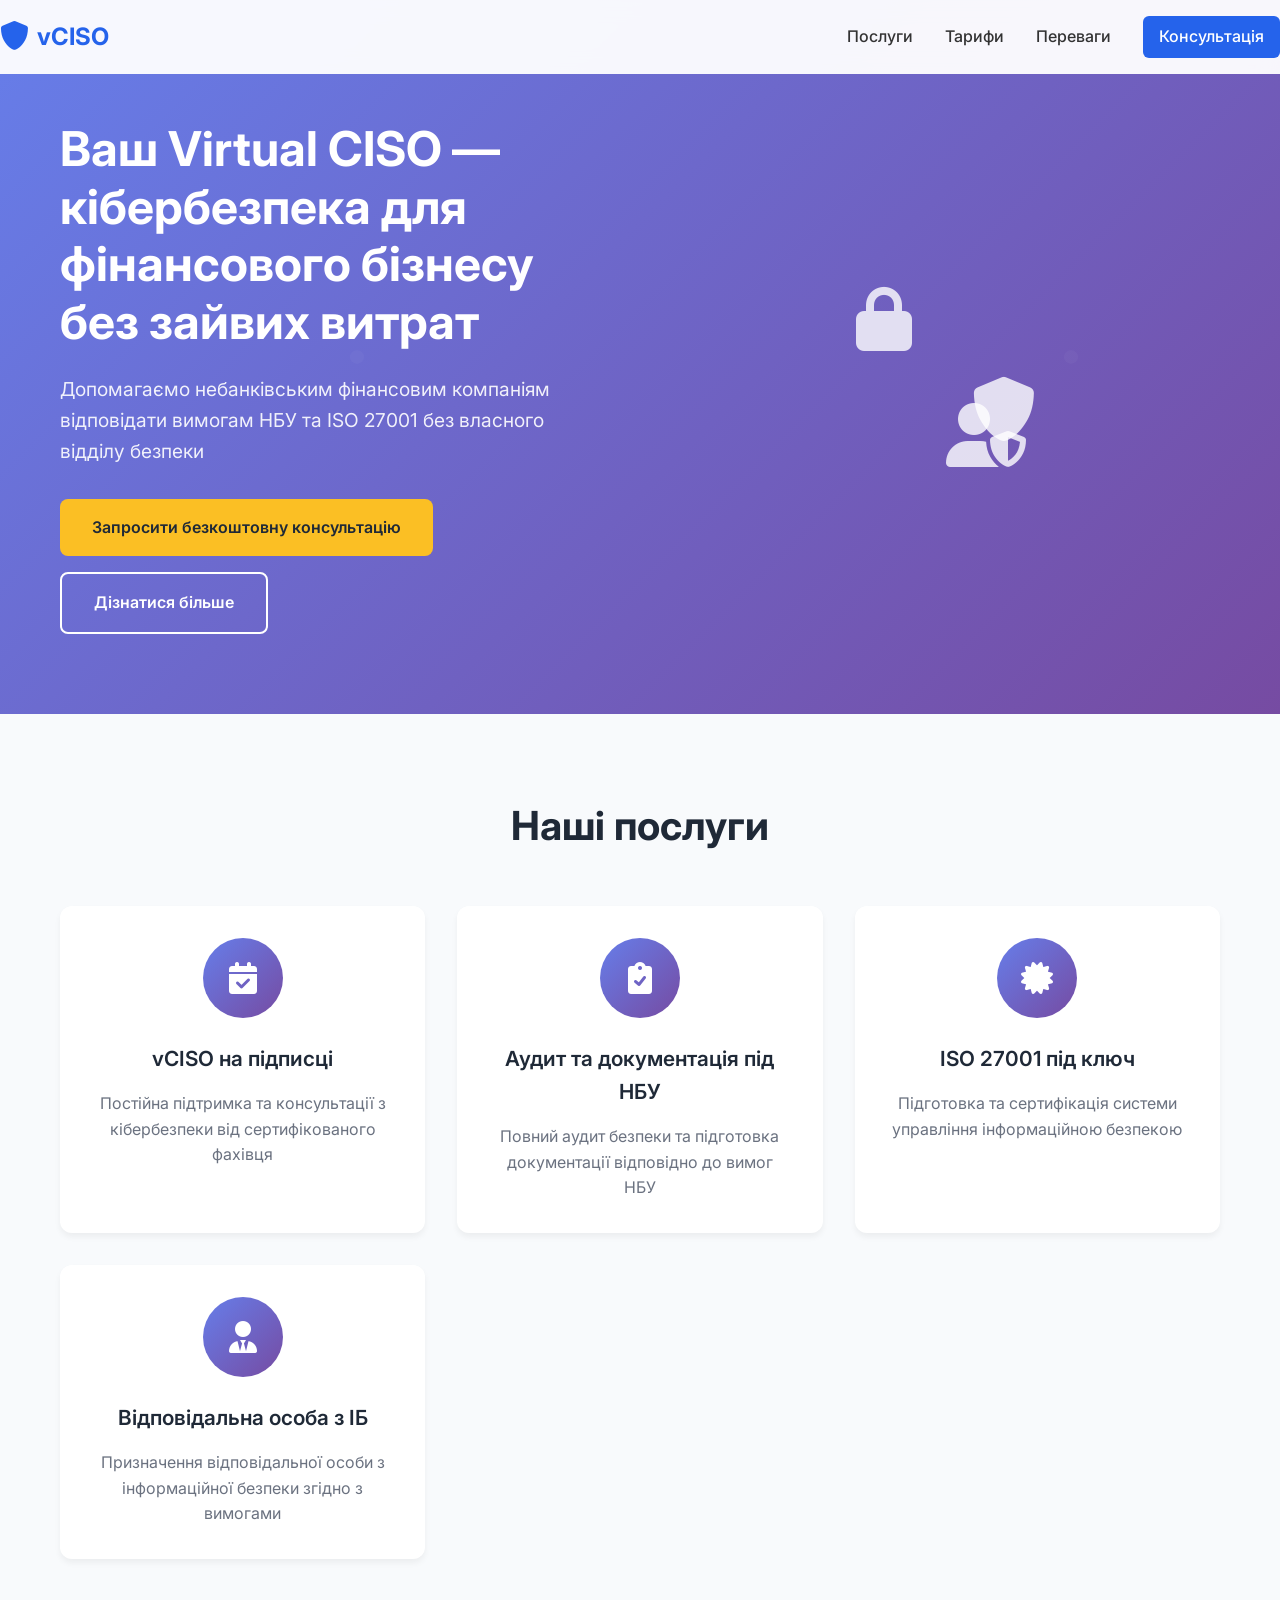
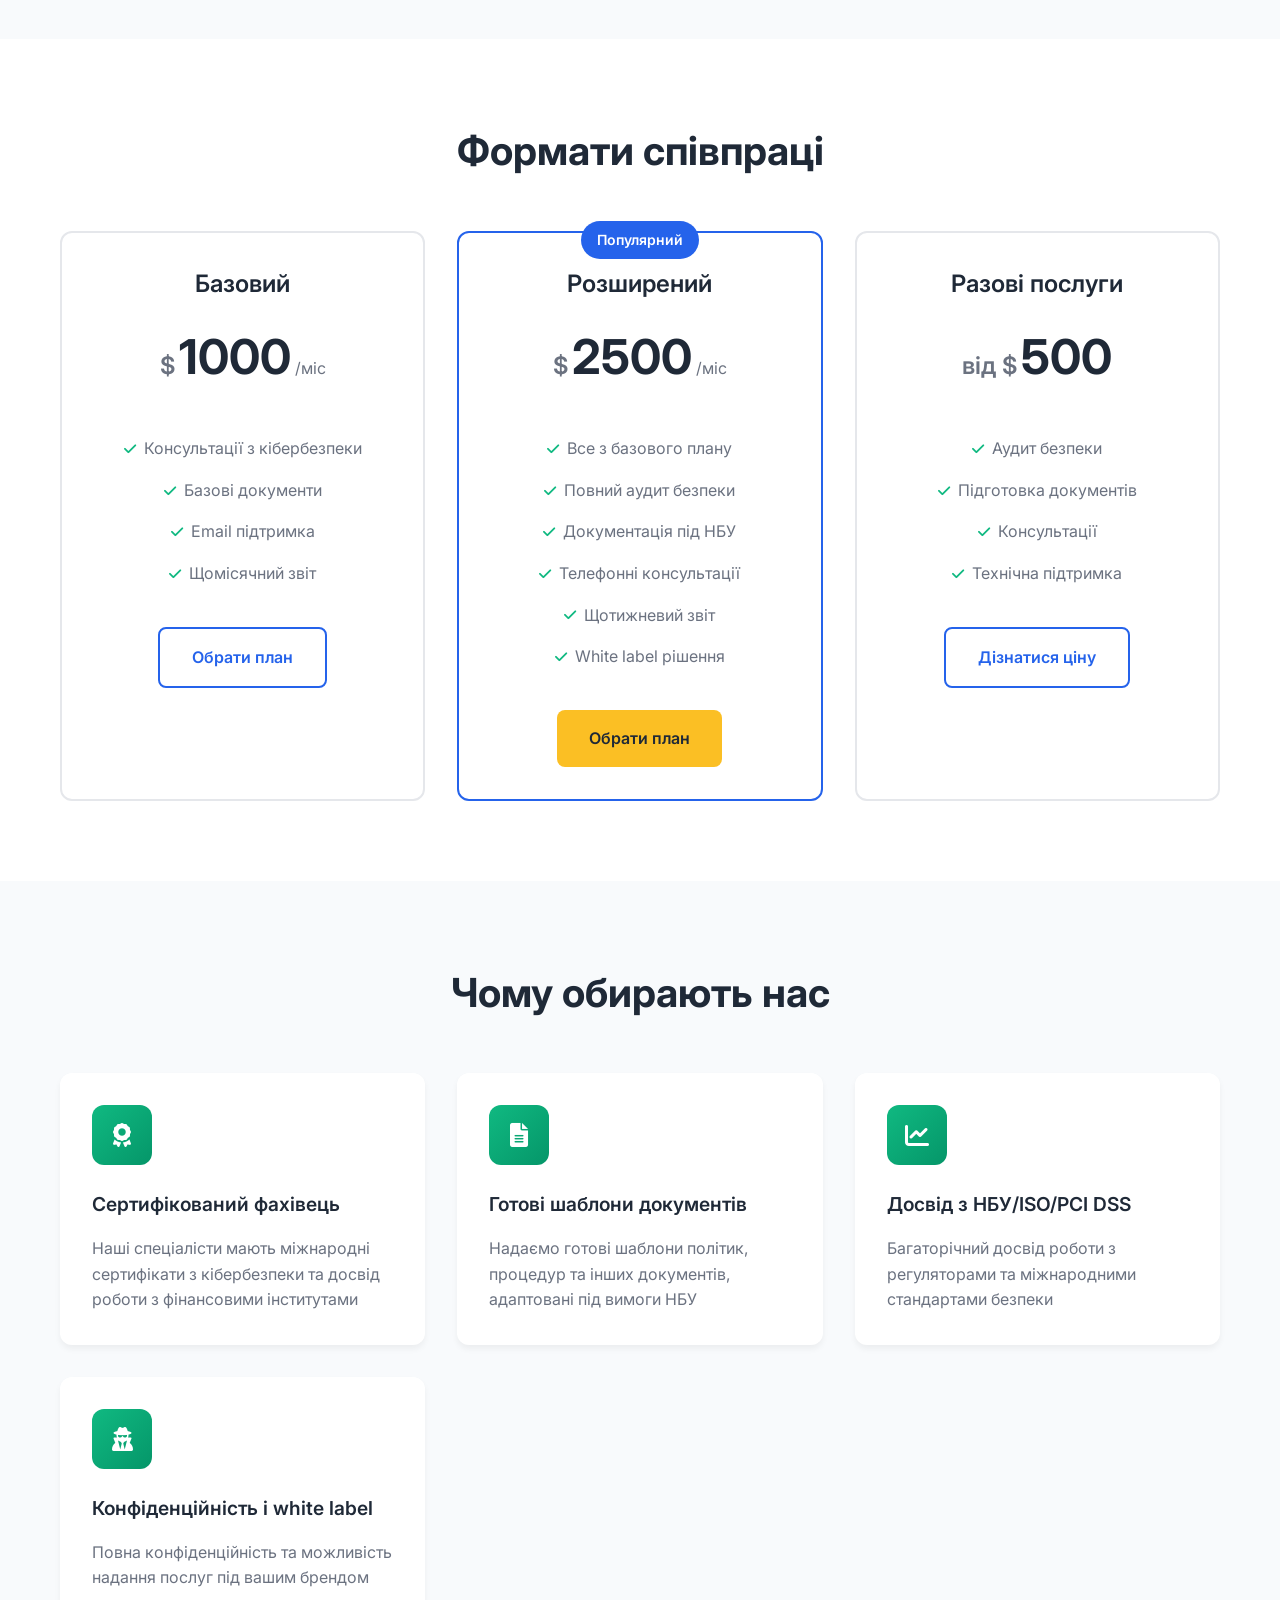
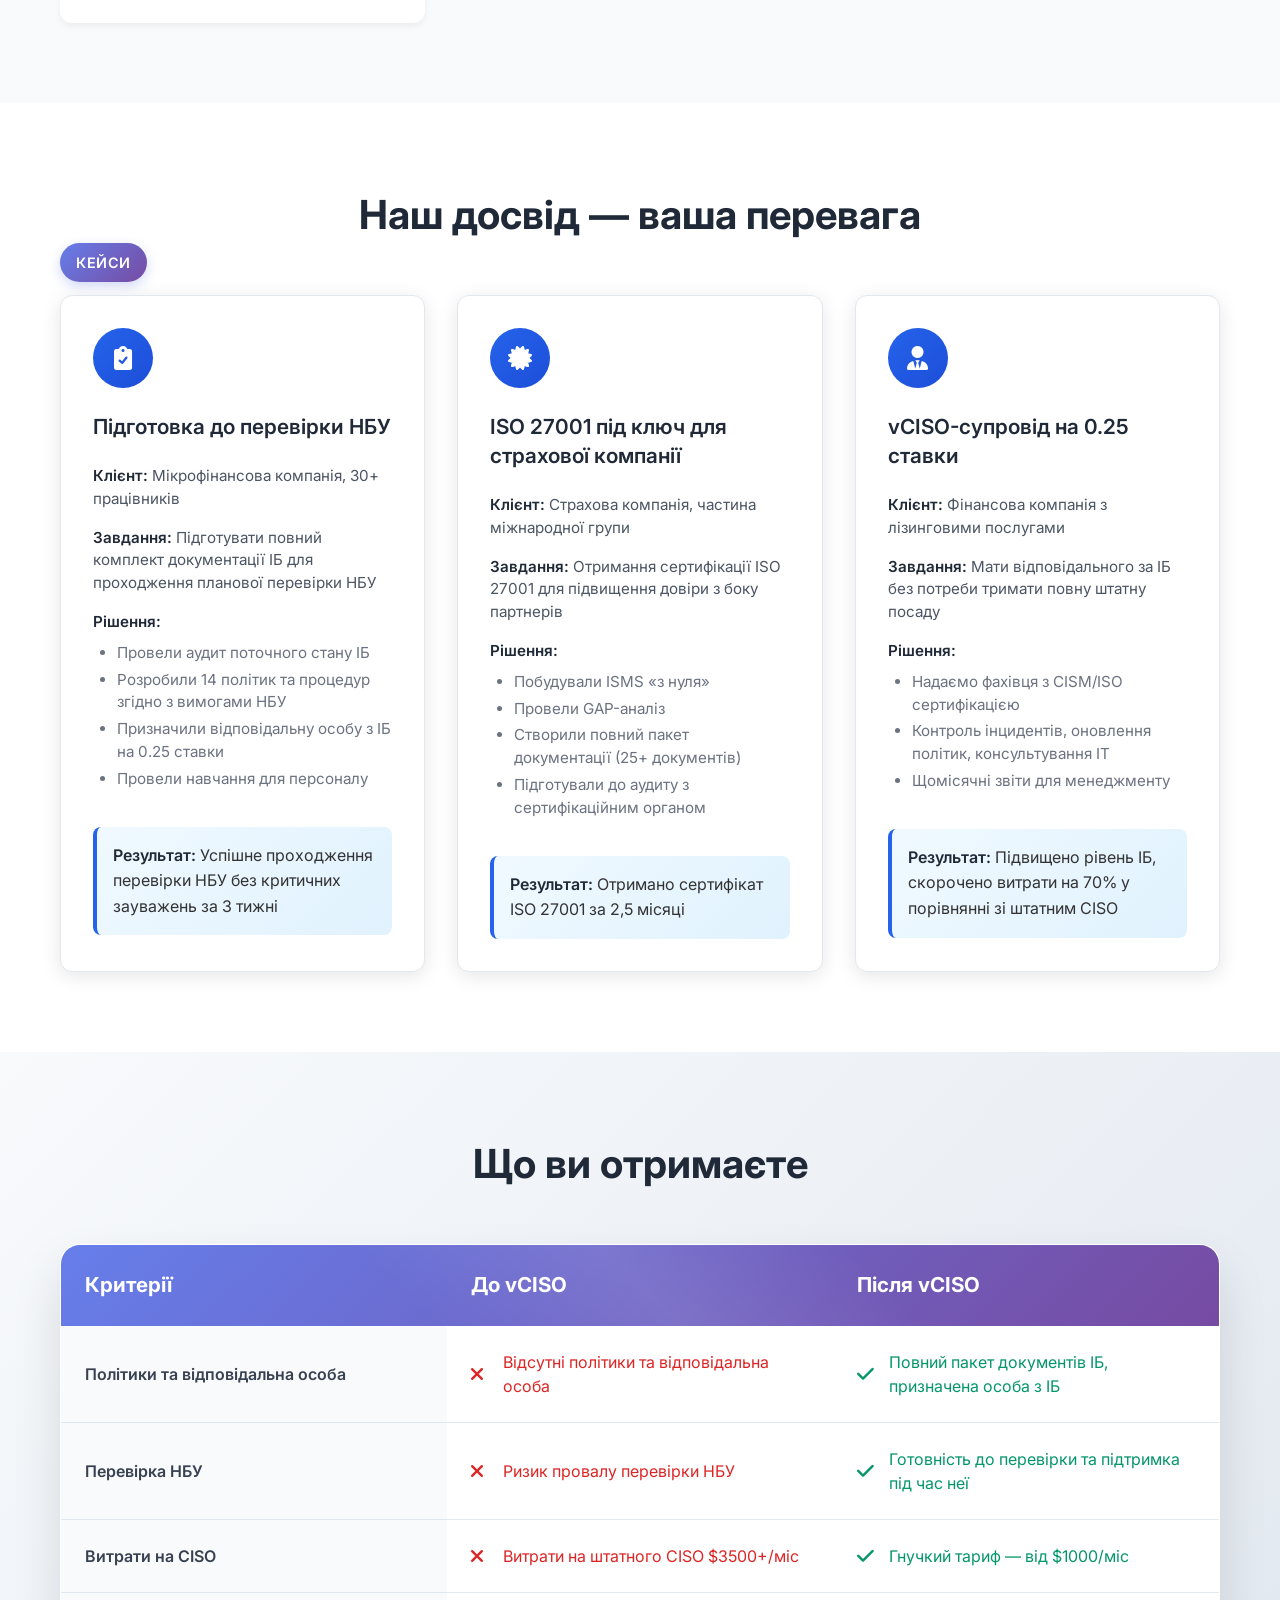
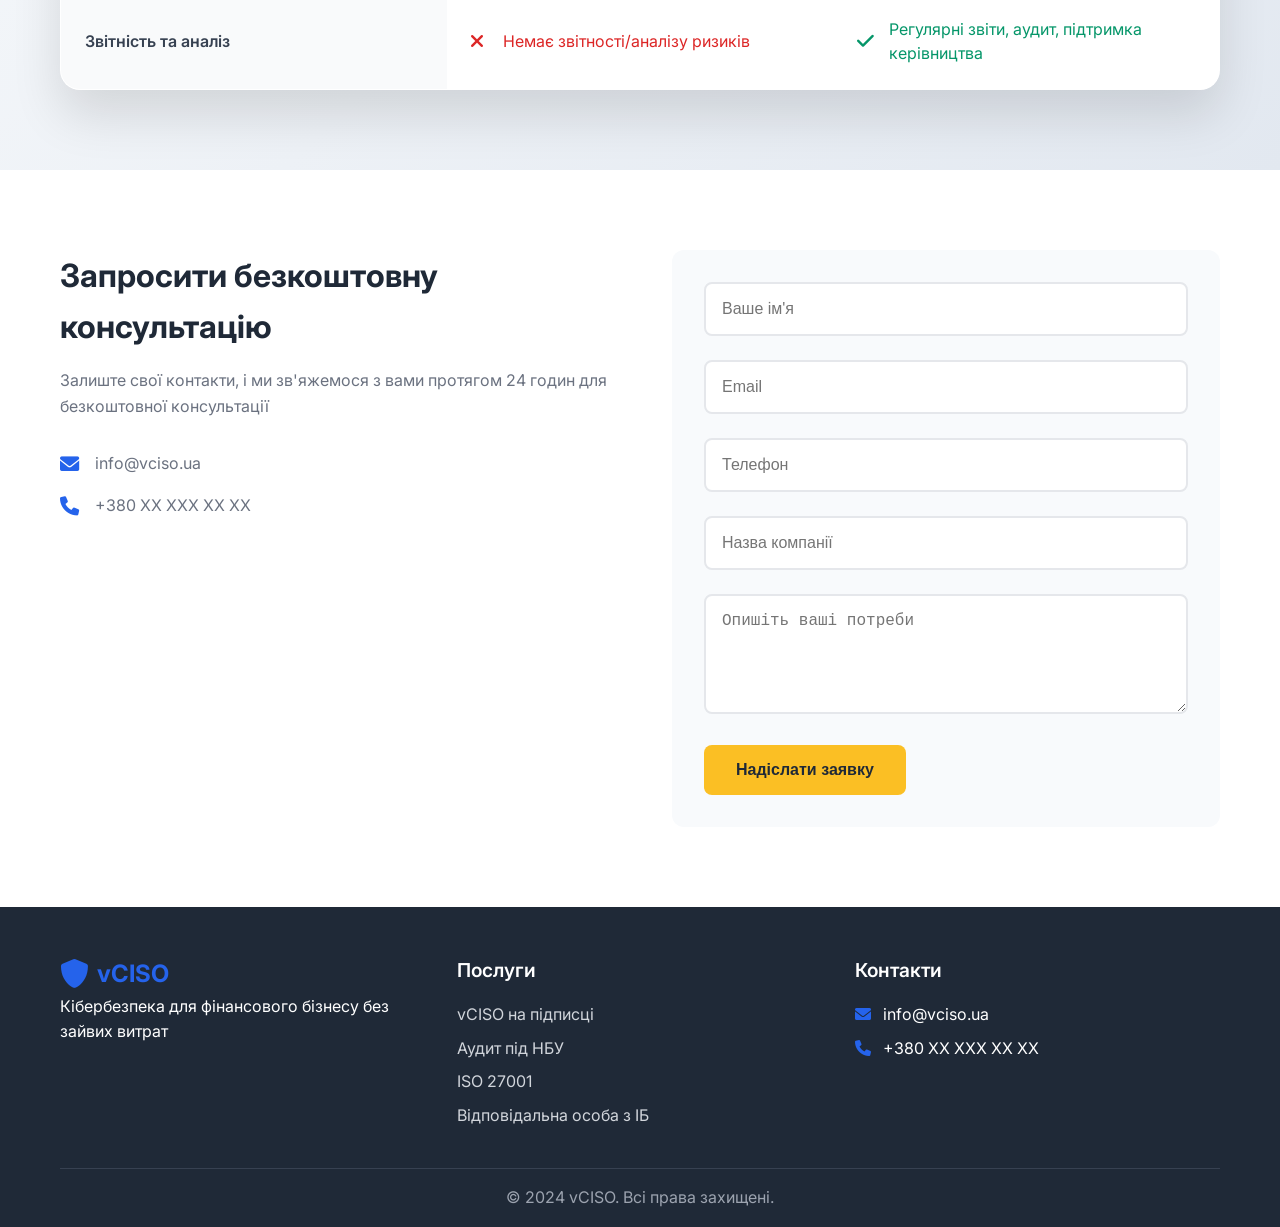
<file: index.html>
<!DOCTYPE html>
<html lang="uk">
<head>
    <meta charset="UTF-8">
    <meta name="viewport" content="width=device-width, initial-scale=1.0">
    <title>Virtual CISO - Кібербезпека для фінансового бізнесу</title>
    <link rel="stylesheet" href="styles.css">
    <link href="https://fonts.googleapis.com/css2?family=Inter:wght@300;400;500;600;700&display=swap" rel="stylesheet">
    <link rel="stylesheet" href="https://cdnjs.cloudflare.com/ajax/libs/font-awesome/6.0.0/css/all.min.css">
</head>
<body>
    <!-- Header -->
    <header class="header">
        <nav class="nav">
            <div class="nav-container">
                <div class="logo">
                    <i class="fas fa-shield-alt"></i>
                    <span>vCISO</span>
                </div>
                <div class="nav-links">
                    <a href="#services">Послуги</a>
                    <a href="#pricing">Тарифи</a>
                    <a href="#benefits">Переваги</a>
                    <a href="#contact" class="cta-button">Консультація</a>
                </div>
                <div class="mobile-menu-toggle">
                    <span></span>
                    <span></span>
                    <span></span>
                </div>
            </div>
        </nav>
    </header>

    <!-- Hero Section -->
    <section class="hero">
        <div class="container">
            <div class="hero-content">
                <h1 class="hero-title">
                    Ваш Virtual CISO — кібербезпека для фінансового бізнесу без зайвих витрат
                </h1>
                <p class="hero-subtitle">
                    Допомагаємо небанківським фінансовим компаніям відповідати вимогам НБУ та ISO 27001 без власного відділу безпеки
                </p>
                <div class="hero-cta">
                    <a href="#contact" class="btn btn-primary">Запросити безкоштовну консультацію</a>
                    <a href="#services" class="btn btn-secondary">Дізнатися більше</a>
                </div>
            </div>
            <div class="hero-image">
                <div class="security-illustration">
                    <i class="fas fa-lock"></i>
                    <i class="fas fa-shield-alt"></i>
                    <i class="fas fa-user-shield"></i>
                </div>
            </div>
        </div>
    </section>

    <!-- Services Section -->
    <section id="services" class="services">
        <div class="container">
            <h2 class="section-title">Наші послуги</h2>
            <div class="services-grid">
                <div class="service-card">
                    <div class="service-icon">
                        <i class="fas fa-calendar-check"></i>
                    </div>
                    <h3>vCISO на підписці</h3>
                    <p>Постійна підтримка та консультації з кібербезпеки від сертифікованого фахівця</p>
                </div>
                <div class="service-card">
                    <div class="service-icon">
                        <i class="fas fa-clipboard-check"></i>
                    </div>
                    <h3>Аудит та документація під НБУ</h3>
                    <p>Повний аудит безпеки та підготовка документації відповідно до вимог НБУ</p>
                </div>
                <div class="service-card">
                    <div class="service-icon">
                        <i class="fas fa-certificate"></i>
                    </div>
                    <h3>ISO 27001 під ключ</h3>
                    <p>Підготовка та сертифікація системи управління інформаційною безпекою</p>
                </div>
                <div class="service-card">
                    <div class="service-icon">
                        <i class="fas fa-user-tie"></i>
                    </div>
                    <h3>Відповідальна особа з ІБ</h3>
                    <p>Призначення відповідальної особи з інформаційної безпеки згідно з вимогами</p>
                </div>
            </div>
        </div>
    </section>

    <!-- Pricing Section -->
    <section id="pricing" class="pricing">
        <div class="container">
            <h2 class="section-title">Формати співпраці</h2>
            <div class="pricing-grid">
                <div class="pricing-card">
                    <div class="pricing-header">
                        <h3>Базовий</h3>
                        <div class="price">
                            <span class="currency">$</span>
                            <span class="amount">1000</span>
                            <span class="period">/міс</span>
                        </div>
                    </div>
                    <ul class="pricing-features">
                        <li><i class="fas fa-check"></i> Консультації з кібербезпеки</li>
                        <li><i class="fas fa-check"></i> Базові документи</li>
                        <li><i class="fas fa-check"></i> Email підтримка</li>
                        <li><i class="fas fa-check"></i> Щомісячний звіт</li>
                    </ul>
                    <a href="#contact" class="btn btn-outline">Обрати план</a>
                </div>
                <div class="pricing-card featured">
                    <div class="pricing-badge">Популярний</div>
                    <div class="pricing-header">
                        <h3>Розширений</h3>
                        <div class="price">
                            <span class="currency">$</span>
                            <span class="amount">2500</span>
                            <span class="period">/міс</span>
                        </div>
                    </div>
                    <ul class="pricing-features">
                        <li><i class="fas fa-check"></i> Все з базового плану</li>
                        <li><i class="fas fa-check"></i> Повний аудит безпеки</li>
                        <li><i class="fas fa-check"></i> Документація під НБУ</li>
                        <li><i class="fas fa-check"></i> Телефонні консультації</li>
                        <li><i class="fas fa-check"></i> Щотижневий звіт</li>
                        <li><i class="fas fa-check"></i> White label рішення</li>
                    </ul>
                    <a href="#contact" class="btn btn-primary">Обрати план</a>
                </div>
                <div class="pricing-card">
                    <div class="pricing-header">
                        <h3>Разові послуги</h3>
                        <div class="price">
                            <span class="currency">від $</span>
                            <span class="amount">500</span>
                        </div>
                    </div>
                    <ul class="pricing-features">
                        <li><i class="fas fa-check"></i> Аудит безпеки</li>
                        <li><i class="fas fa-check"></i> Підготовка документів</li>
                        <li><i class="fas fa-check"></i> Консультації</li>
                        <li><i class="fas fa-check"></i> Технічна підтримка</li>
                    </ul>
                    <a href="#contact" class="btn btn-outline">Дізнатися ціну</a>
                </div>
            </div>
        </div>
    </section>

    <!-- Benefits Section -->
    <section id="benefits" class="benefits">
        <div class="container">
            <h2 class="section-title">Чому обирають нас</h2>
            <div class="benefits-grid">
                <div class="benefit-item">
                    <div class="benefit-icon">
                        <i class="fas fa-award"></i>
                    </div>
                    <h3>Сертифікований фахівець</h3>
                    <p>Наші спеціалісти мають міжнародні сертифікати з кібербезпеки та досвід роботи з фінансовими інститутами</p>
                </div>
                <div class="benefit-item">
                    <div class="benefit-icon">
                        <i class="fas fa-file-alt"></i>
                    </div>
                    <h3>Готові шаблони документів</h3>
                    <p>Надаємо готові шаблони політик, процедур та інших документів, адаптовані під вимоги НБУ</p>
                </div>
                <div class="benefit-item">
                    <div class="benefit-icon">
                        <i class="fas fa-chart-line"></i>
                    </div>
                    <h3>Досвід з НБУ/ISO/PCI DSS</h3>
                    <p>Багаторічний досвід роботи з регуляторами та міжнародними стандартами безпеки</p>
                </div>
                <div class="benefit-item">
                    <div class="benefit-icon">
                        <i class="fas fa-user-secret"></i>
                    </div>
                    <h3>Конфіденційність і white label</h3>
                    <p>Повна конфіденційність та можливість надання послуг під вашим брендом</p>
                </div>
            </div>
        </div>
    </section>

    <!-- Experience Section -->
    <section class="experience">
        <div class="container">
            <div class="section-header">
                <span class="section-badge">Кейси</span>
                <h2 class="section-title">Наш досвід — ваша перевага</h2>
            </div>
            <div class="cases-grid">
                <div class="case-card">
                    <div class="case-icon">
                        <i class="fas fa-clipboard-check"></i>
                    </div>
                    <h3>Підготовка до перевірки НБУ</h3>
                    <div class="case-details">
                        <div class="case-info">
                            <strong>Клієнт:</strong> Мікрофінансова компанія, 30+ працівників
                        </div>
                        <div class="case-info">
                            <strong>Завдання:</strong> Підготувати повний комплект документації ІБ для проходження планової перевірки НБУ
                        </div>
                        <div class="case-solution">
                            <strong>Рішення:</strong>
                            <ul>
                                <li>Провели аудит поточного стану ІБ</li>
                                <li>Розробили 14 політик та процедур згідно з вимогами НБУ</li>
                                <li>Призначили відповідальну особу з ІБ на 0.25 ставки</li>
                                <li>Провели навчання для персоналу</li>
                            </ul>
                        </div>
                        <div class="case-result">
                            <strong>Результат:</strong> Успішне проходження перевірки НБУ без критичних зауважень за 3 тижні
                        </div>
                    </div>
                </div>
                
                <div class="case-card">
                    <div class="case-icon">
                        <i class="fas fa-certificate"></i>
                    </div>
                    <h3>ISO 27001 під ключ для страхової компанії</h3>
                    <div class="case-details">
                        <div class="case-info">
                            <strong>Клієнт:</strong> Страхова компанія, частина міжнародної групи
                        </div>
                        <div class="case-info">
                            <strong>Завдання:</strong> Отримання сертифікації ISO 27001 для підвищення довіри з боку партнерів
                        </div>
                        <div class="case-solution">
                            <strong>Рішення:</strong>
                            <ul>
                                <li>Побудували ISMS «з нуля»</li>
                                <li>Провели GAP-аналіз</li>
                                <li>Створили повний пакет документації (25+ документів)</li>
                                <li>Підготували до аудиту з сертифікаційним органом</li>
                            </ul>
                        </div>
                        <div class="case-result">
                            <strong>Результат:</strong> Отримано сертифікат ISO 27001 за 2,5 місяці
                        </div>
                    </div>
                </div>
                
                <div class="case-card">
                    <div class="case-icon">
                        <i class="fas fa-user-tie"></i>
                    </div>
                    <h3>vCISO-супровід на 0.25 ставки</h3>
                    <div class="case-details">
                        <div class="case-info">
                            <strong>Клієнт:</strong> Фінансова компанія з лізинговими послугами
                        </div>
                        <div class="case-info">
                            <strong>Завдання:</strong> Мати відповідального за ІБ без потреби тримати повну штатну посаду
                        </div>
                        <div class="case-solution">
                            <strong>Рішення:</strong>
                            <ul>
                                <li>Надаємо фахівця з CISM/ISO сертифікацією</li>
                                <li>Контроль інцидентів, оновлення політик, консультування IT</li>
                                <li>Щомісячні звіти для менеджменту</li>
                            </ul>
                        </div>
                        <div class="case-result">
                            <strong>Результат:</strong> Підвищено рівень ІБ, скорочено витрати на 70% у порівнянні зі штатним CISO
                        </div>
                    </div>
                </div>
            </div>
        </div>
    </section>

    <!-- What You Get Section -->
    <section class="what-you-get">
        <div class="container">
            <h2 class="section-title">Що ви отримаєте</h2>
            <div class="comparison-table">
                <div class="comparison-header">
                    <div class="comparison-cell header-cell">
                        <h3>Критерії</h3>
                    </div>
                    <div class="comparison-cell header-cell before">
                        <h3>До vCISO</h3>
                    </div>
                    <div class="comparison-cell header-cell after">
                        <h3>Після vCISO</h3>
                    </div>
                </div>
                <div class="comparison-row">
                    <div class="comparison-cell criteria">
                        <span>Політики та відповідальна особа</span>
                    </div>
                    <div class="comparison-cell before">
                        <i class="fas fa-times"></i>
                        <span>Відсутні політики та відповідальна особа</span>
                    </div>
                    <div class="comparison-cell after">
                        <i class="fas fa-check"></i>
                        <span>Повний пакет документів ІБ, призначена особа з ІБ</span>
                    </div>
                </div>
                <div class="comparison-row">
                    <div class="comparison-cell criteria">
                        <span>Перевірка НБУ</span>
                    </div>
                    <div class="comparison-cell before">
                        <i class="fas fa-times"></i>
                        <span>Ризик провалу перевірки НБУ</span>
                    </div>
                    <div class="comparison-cell after">
                        <i class="fas fa-check"></i>
                        <span>Готовність до перевірки та підтримка під час неї</span>
                    </div>
                </div>
                <div class="comparison-row">
                    <div class="comparison-cell criteria">
                        <span>Витрати на CISO</span>
                    </div>
                    <div class="comparison-cell before">
                        <i class="fas fa-times"></i>
                        <span>Витрати на штатного CISO $3500+/міс</span>
                    </div>
                    <div class="comparison-cell after">
                        <i class="fas fa-check"></i>
                        <span>Гнучкий тариф — від $1000/міс</span>
                    </div>
                </div>
                <div class="comparison-row">
                    <div class="comparison-cell criteria">
                        <span>Звітність та аналіз</span>
                    </div>
                    <div class="comparison-cell before">
                        <i class="fas fa-times"></i>
                        <span>Немає звітності/аналізу ризиків</span>
                    </div>
                    <div class="comparison-cell after">
                        <i class="fas fa-check"></i>
                        <span>Регулярні звіти, аудит, підтримка керівництва</span>
                    </div>
                </div>
            </div>
        </div>
    </section>

    <!-- Contact Section -->
    <section id="contact" class="contact">
        <div class="container">
            <div class="contact-content">
                <div class="contact-info">
                    <h2>Запросити безкоштовну консультацію</h2>
                    <p>Залиште свої контакти, і ми зв'яжемося з вами протягом 24 годин для безкоштовної консультації</p>
                    <div class="contact-details">
                        <div class="contact-item">
                            <i class="fas fa-envelope"></i>
                            <span>info@vciso.ua</span>
                        </div>
                        <div class="contact-item">
                            <i class="fas fa-phone"></i>
                            <span>+380 XX XXX XX XX</span>
                        </div>
                    </div>
                </div>
                <div class="contact-form">
                    <form id="consultationForm">
                        <div class="form-group">
                            <input type="text" id="name" name="name" placeholder="Ваше ім'я" required>
                        </div>
                        <div class="form-group">
                            <input type="email" id="email" name="email" placeholder="Email" required>
                        </div>
                        <div class="form-group">
                            <input type="tel" id="phone" name="phone" placeholder="Телефон" required>
                        </div>
                        <div class="form-group">
                            <input type="text" id="company" name="company" placeholder="Назва компанії" required>
                        </div>
                        <div class="form-group">
                            <textarea id="message" name="message" placeholder="Опишіть ваші потреби" rows="4"></textarea>
                        </div>
                        <button type="submit" class="btn btn-primary">Надіслати заявку</button>
                    </form>
                </div>
            </div>
        </div>
    </section>

    <!-- Footer -->
    <footer class="footer">
        <div class="container">
            <div class="footer-content">
                <div class="footer-section">
                    <div class="logo">
                        <i class="fas fa-shield-alt"></i>
                        <span>vCISO</span>
                    </div>
                    <p>Кібербезпека для фінансового бізнесу без зайвих витрат</p>
                </div>
                <div class="footer-section">
                    <h4>Послуги</h4>
                    <ul>
                        <li><a href="#services">vCISO на підписці</a></li>
                        <li><a href="#services">Аудит під НБУ</a></li>
                        <li><a href="#services">ISO 27001</a></li>
                        <li><a href="#services">Відповідальна особа з ІБ</a></li>
                    </ul>
                </div>
                <div class="footer-section">
                    <h4>Контакти</h4>
                    <ul>
                        <li><i class="fas fa-envelope"></i> info@vciso.ua</li>
                        <li><i class="fas fa-phone"></i> +380 XX XXX XX XX</li>
                    </ul>
                </div>
            </div>
            <div class="footer-bottom">
                <p>&copy; 2024 vCISO. Всі права захищені.</p>
            </div>
        </div>
    </footer>

    <script src="script.js"></script>
</body>
</html>
</file>
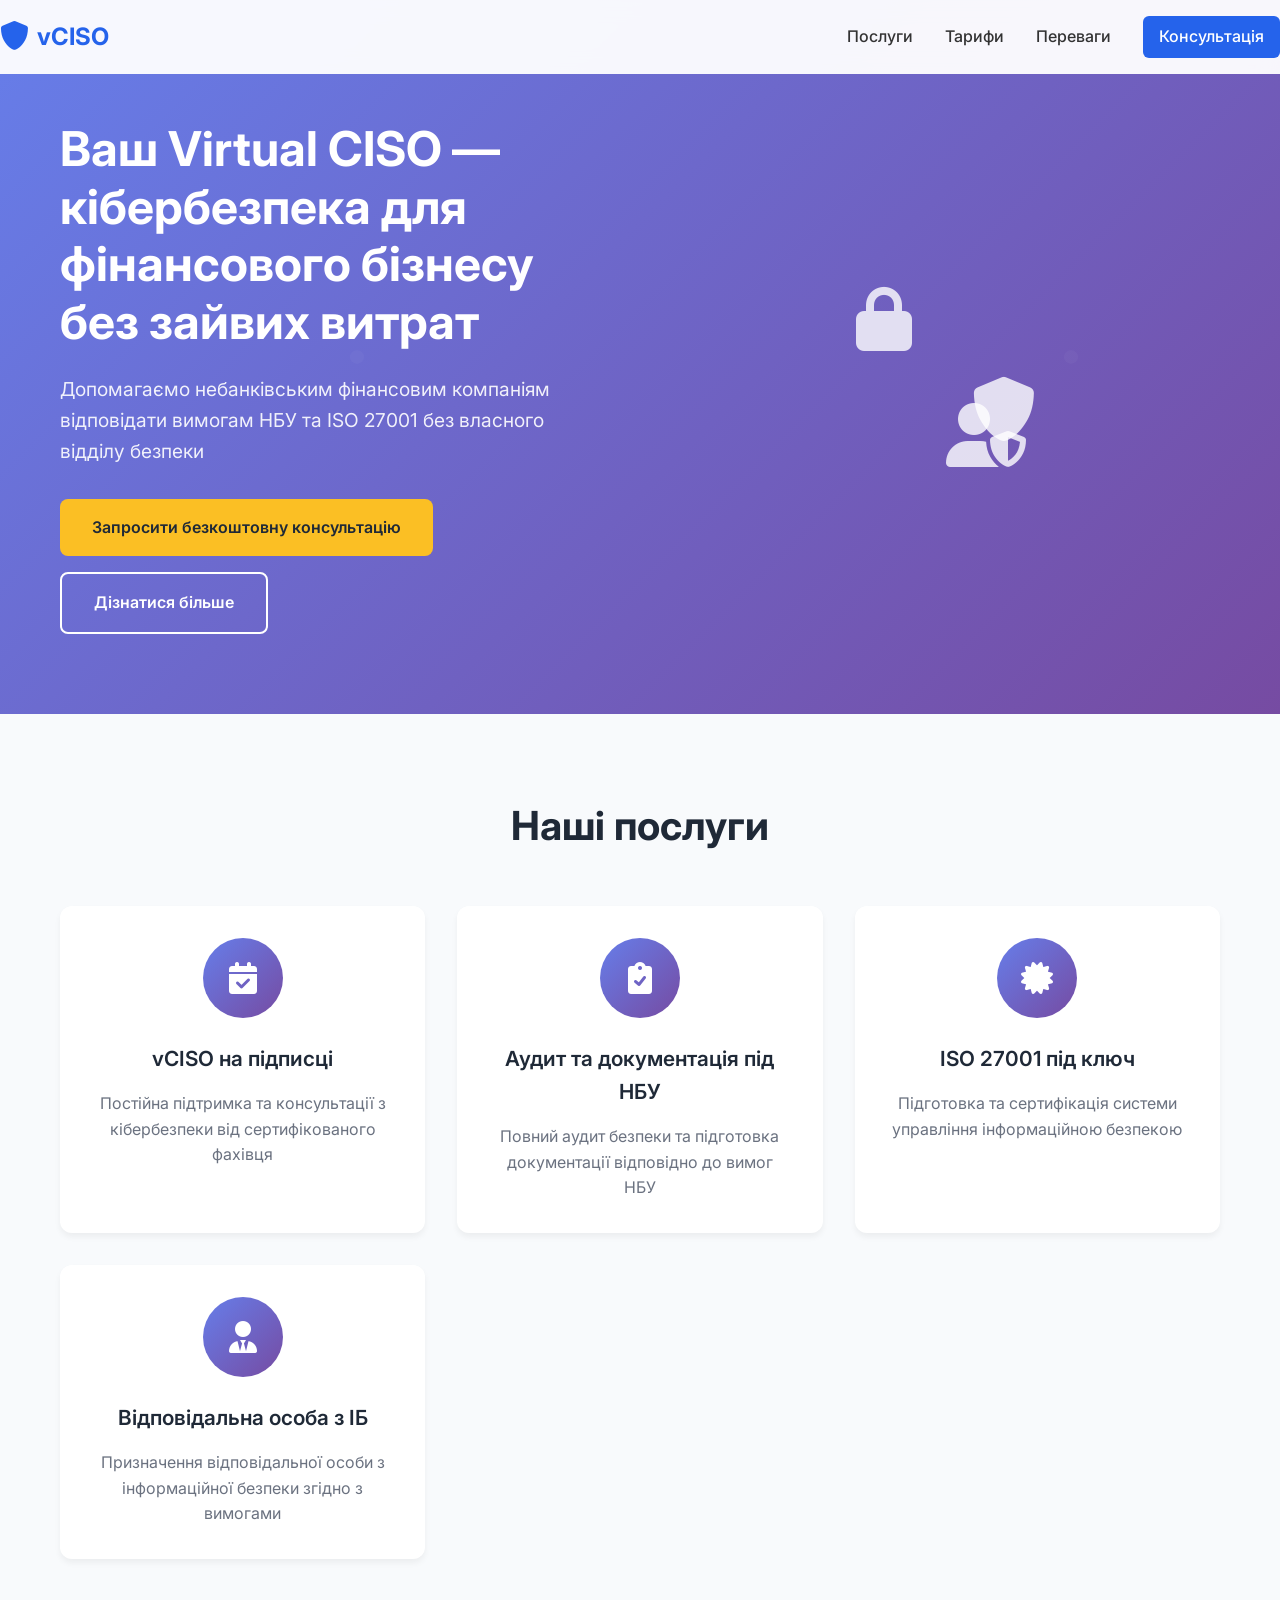
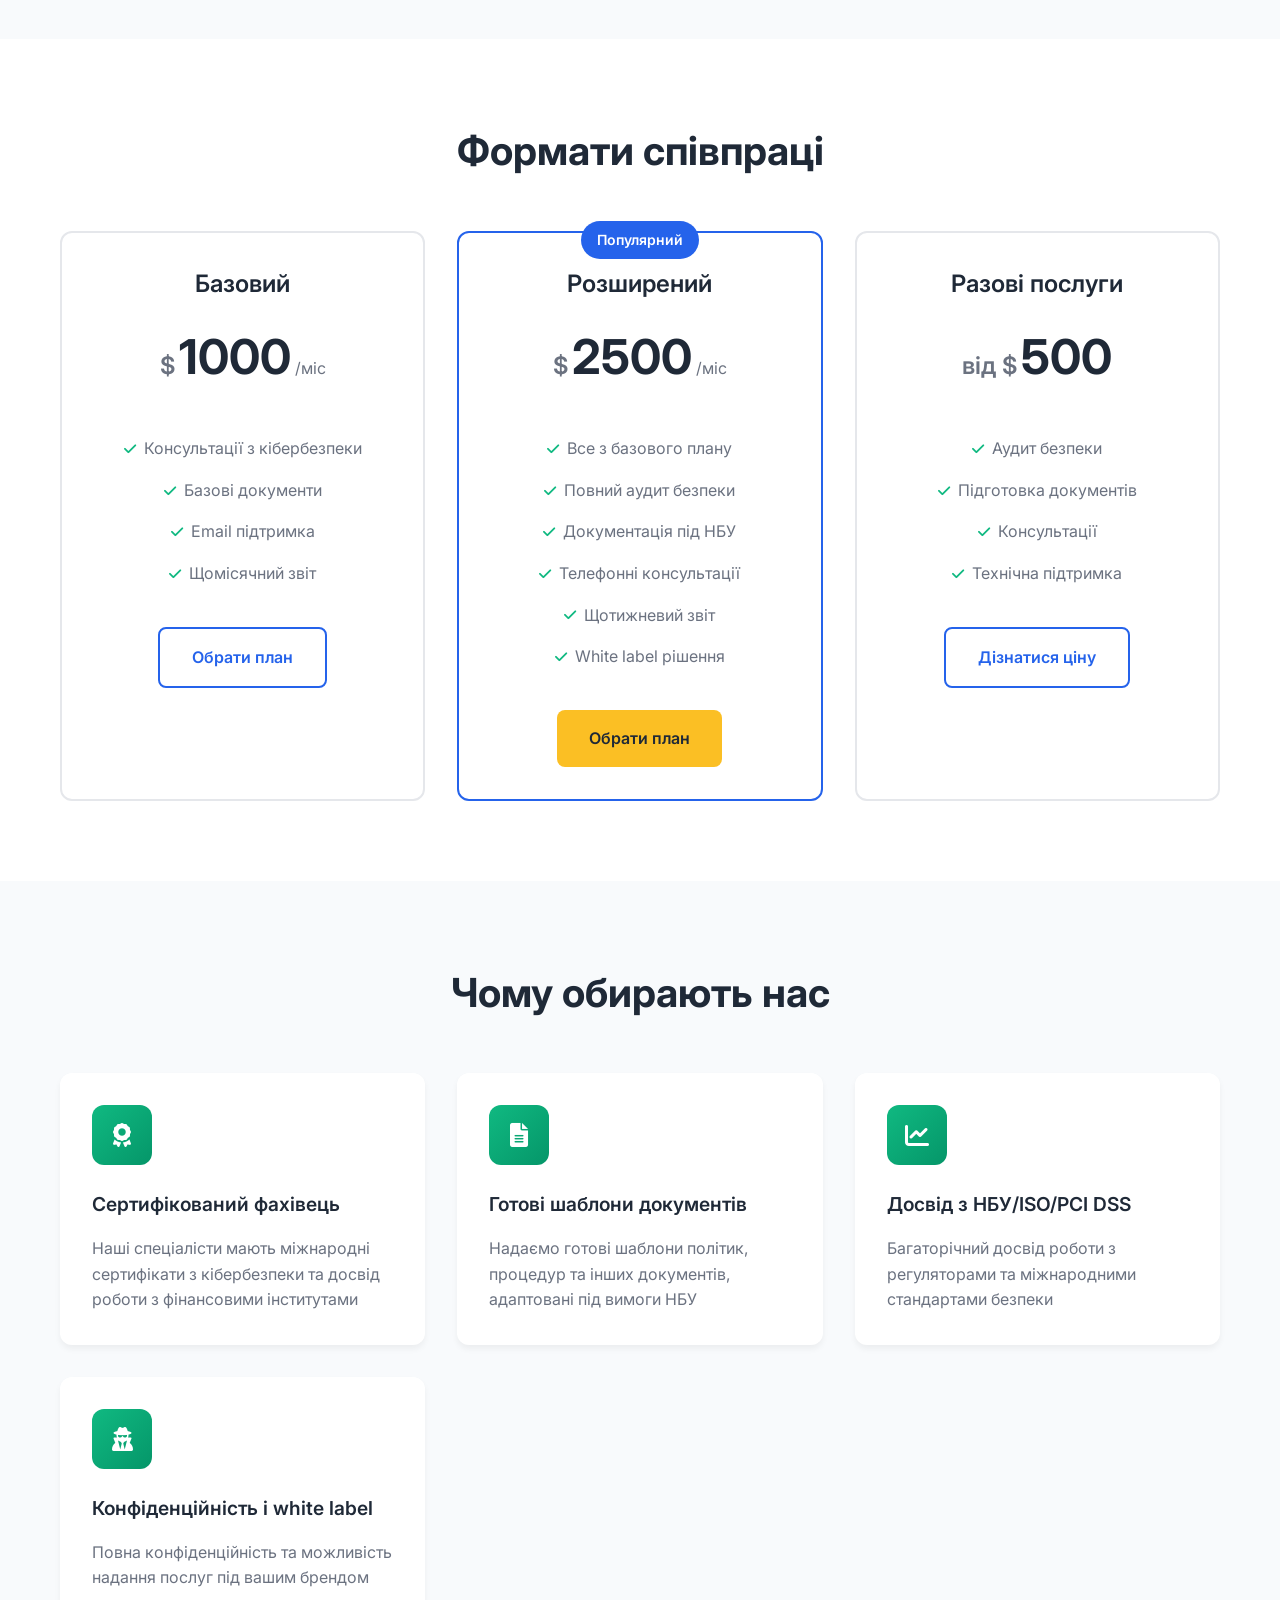
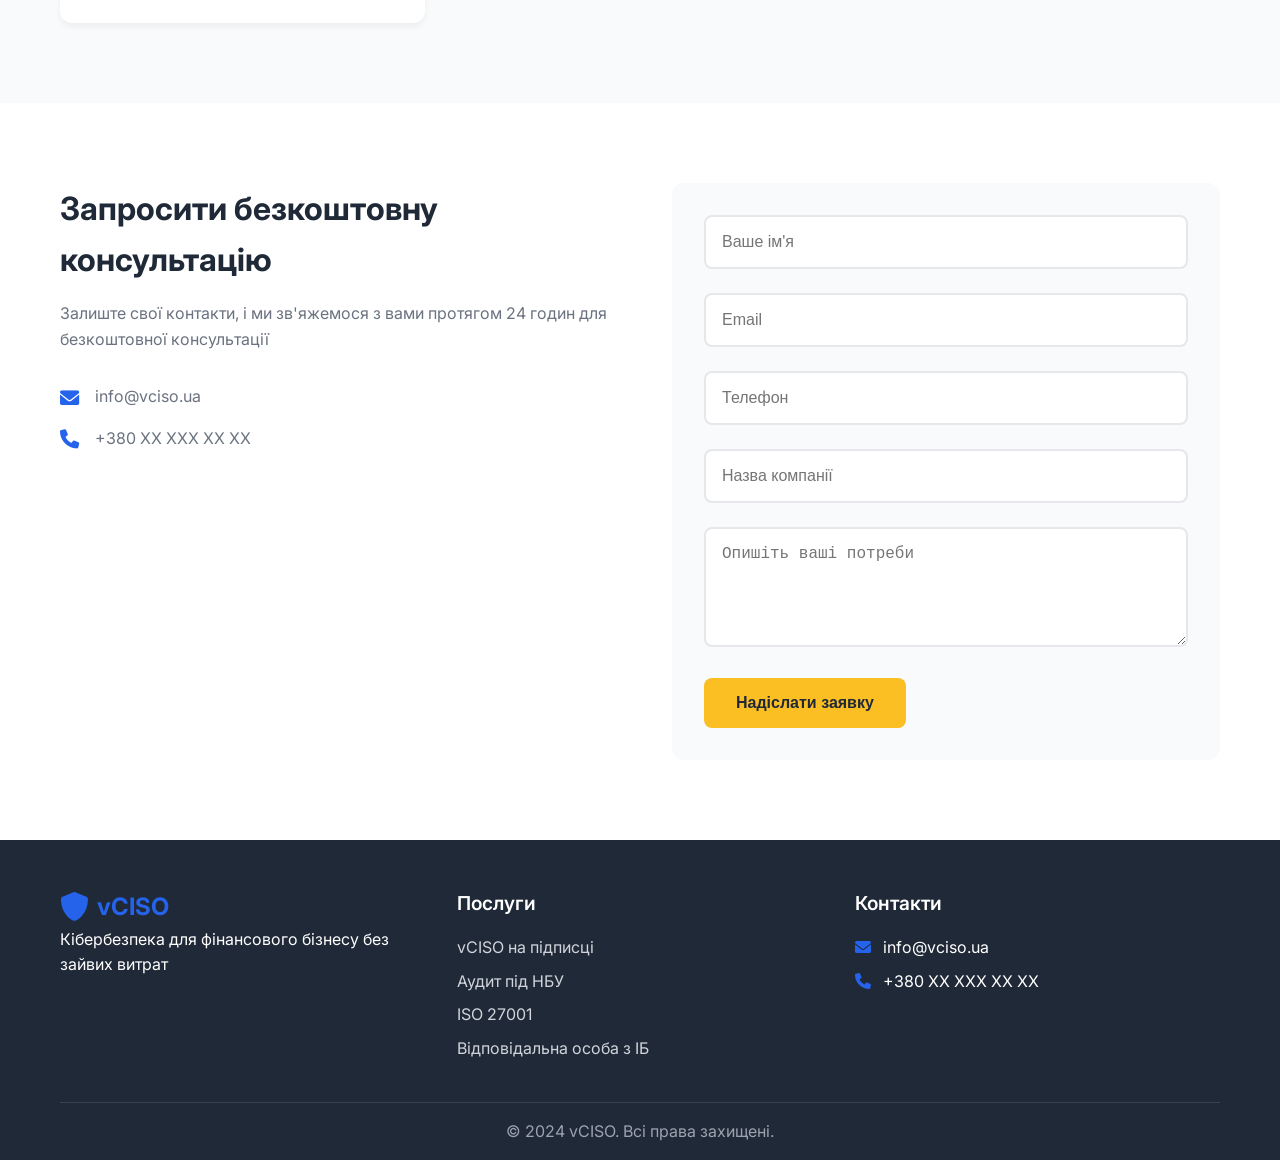
<file: vCiso/index.html>
<!DOCTYPE html>
<html lang="uk">
<head>
    <meta charset="UTF-8">
    <meta name="viewport" content="width=device-width, initial-scale=1.0">
    <title>Virtual CISO - Кібербезпека для фінансового бізнесу</title>
    <link rel="stylesheet" href="styles.css">
    <link href="https://fonts.googleapis.com/css2?family=Inter:wght@300;400;500;600;700&display=swap" rel="stylesheet">
    <link rel="stylesheet" href="https://cdnjs.cloudflare.com/ajax/libs/font-awesome/6.0.0/css/all.min.css">
</head>
<body>
    <!-- Header -->
    <header class="header">
        <nav class="nav">
            <div class="nav-container">
                <div class="logo">
                    <i class="fas fa-shield-alt"></i>
                    <span>vCISO</span>
                </div>
                <div class="nav-links">
                    <a href="#services">Послуги</a>
                    <a href="#pricing">Тарифи</a>
                    <a href="#benefits">Переваги</a>
                    <a href="#contact" class="cta-button">Консультація</a>
                </div>
                <div class="mobile-menu-toggle">
                    <span></span>
                    <span></span>
                    <span></span>
                </div>
            </div>
        </nav>
    </header>

    <!-- Hero Section -->
    <section class="hero">
        <div class="container">
            <div class="hero-content">
                <h1 class="hero-title">
                    Ваш Virtual CISO — кібербезпека для фінансового бізнесу без зайвих витрат
                </h1>
                <p class="hero-subtitle">
                    Допомагаємо небанківським фінансовим компаніям відповідати вимогам НБУ та ISO 27001 без власного відділу безпеки
                </p>
                <div class="hero-cta">
                    <a href="#contact" class="btn btn-primary">Запросити безкоштовну консультацію</a>
                    <a href="#services" class="btn btn-secondary">Дізнатися більше</a>
                </div>
            </div>
            <div class="hero-image">
                <div class="security-illustration">
                    <i class="fas fa-lock"></i>
                    <i class="fas fa-shield-alt"></i>
                    <i class="fas fa-user-shield"></i>
                </div>
            </div>
        </div>
    </section>

    <!-- Services Section -->
    <section id="services" class="services">
        <div class="container">
            <h2 class="section-title">Наші послуги</h2>
            <div class="services-grid">
                <div class="service-card">
                    <div class="service-icon">
                        <i class="fas fa-calendar-check"></i>
                    </div>
                    <h3>vCISO на підписці</h3>
                    <p>Постійна підтримка та консультації з кібербезпеки від сертифікованого фахівця</p>
                </div>
                <div class="service-card">
                    <div class="service-icon">
                        <i class="fas fa-clipboard-check"></i>
                    </div>
                    <h3>Аудит та документація під НБУ</h3>
                    <p>Повний аудит безпеки та підготовка документації відповідно до вимог НБУ</p>
                </div>
                <div class="service-card">
                    <div class="service-icon">
                        <i class="fas fa-certificate"></i>
                    </div>
                    <h3>ISO 27001 під ключ</h3>
                    <p>Підготовка та сертифікація системи управління інформаційною безпекою</p>
                </div>
                <div class="service-card">
                    <div class="service-icon">
                        <i class="fas fa-user-tie"></i>
                    </div>
                    <h3>Відповідальна особа з ІБ</h3>
                    <p>Призначення відповідальної особи з інформаційної безпеки згідно з вимогами</p>
                </div>
            </div>
        </div>
    </section>

    <!-- Pricing Section -->
    <section id="pricing" class="pricing">
        <div class="container">
            <h2 class="section-title">Формати співпраці</h2>
            <div class="pricing-grid">
                <div class="pricing-card">
                    <div class="pricing-header">
                        <h3>Базовий</h3>
                        <div class="price">
                            <span class="currency">$</span>
                            <span class="amount">1000</span>
                            <span class="period">/міс</span>
                        </div>
                    </div>
                    <ul class="pricing-features">
                        <li><i class="fas fa-check"></i> Консультації з кібербезпеки</li>
                        <li><i class="fas fa-check"></i> Базові документи</li>
                        <li><i class="fas fa-check"></i> Email підтримка</li>
                        <li><i class="fas fa-check"></i> Щомісячний звіт</li>
                    </ul>
                    <a href="#contact" class="btn btn-outline">Обрати план</a>
                </div>
                <div class="pricing-card featured">
                    <div class="pricing-badge">Популярний</div>
                    <div class="pricing-header">
                        <h3>Розширений</h3>
                        <div class="price">
                            <span class="currency">$</span>
                            <span class="amount">2500</span>
                            <span class="period">/міс</span>
                        </div>
                    </div>
                    <ul class="pricing-features">
                        <li><i class="fas fa-check"></i> Все з базового плану</li>
                        <li><i class="fas fa-check"></i> Повний аудит безпеки</li>
                        <li><i class="fas fa-check"></i> Документація під НБУ</li>
                        <li><i class="fas fa-check"></i> Телефонні консультації</li>
                        <li><i class="fas fa-check"></i> Щотижневий звіт</li>
                        <li><i class="fas fa-check"></i> White label рішення</li>
                    </ul>
                    <a href="#contact" class="btn btn-primary">Обрати план</a>
                </div>
                <div class="pricing-card">
                    <div class="pricing-header">
                        <h3>Разові послуги</h3>
                        <div class="price">
                            <span class="currency">від $</span>
                            <span class="amount">500</span>
                        </div>
                    </div>
                    <ul class="pricing-features">
                        <li><i class="fas fa-check"></i> Аудит безпеки</li>
                        <li><i class="fas fa-check"></i> Підготовка документів</li>
                        <li><i class="fas fa-check"></i> Консультації</li>
                        <li><i class="fas fa-check"></i> Технічна підтримка</li>
                    </ul>
                    <a href="#contact" class="btn btn-outline">Дізнатися ціну</a>
                </div>
            </div>
        </div>
    </section>

    <!-- Benefits Section -->
    <section id="benefits" class="benefits">
        <div class="container">
            <h2 class="section-title">Чому обирають нас</h2>
            <div class="benefits-grid">
                <div class="benefit-item">
                    <div class="benefit-icon">
                        <i class="fas fa-award"></i>
                    </div>
                    <h3>Сертифікований фахівець</h3>
                    <p>Наші спеціалісти мають міжнародні сертифікати з кібербезпеки та досвід роботи з фінансовими інститутами</p>
                </div>
                <div class="benefit-item">
                    <div class="benefit-icon">
                        <i class="fas fa-file-alt"></i>
                    </div>
                    <h3>Готові шаблони документів</h3>
                    <p>Надаємо готові шаблони політик, процедур та інших документів, адаптовані під вимоги НБУ</p>
                </div>
                <div class="benefit-item">
                    <div class="benefit-icon">
                        <i class="fas fa-chart-line"></i>
                    </div>
                    <h3>Досвід з НБУ/ISO/PCI DSS</h3>
                    <p>Багаторічний досвід роботи з регуляторами та міжнародними стандартами безпеки</p>
                </div>
                <div class="benefit-item">
                    <div class="benefit-icon">
                        <i class="fas fa-user-secret"></i>
                    </div>
                    <h3>Конфіденційність і white label</h3>
                    <p>Повна конфіденційність та можливість надання послуг під вашим брендом</p>
                </div>
            </div>
        </div>
    </section>

    <!-- Contact Section -->
    <section id="contact" class="contact">
        <div class="container">
            <div class="contact-content">
                <div class="contact-info">
                    <h2>Запросити безкоштовну консультацію</h2>
                    <p>Залиште свої контакти, і ми зв'яжемося з вами протягом 24 годин для безкоштовної консультації</p>
                    <div class="contact-details">
                        <div class="contact-item">
                            <i class="fas fa-envelope"></i>
                            <span>info@vciso.ua</span>
                        </div>
                        <div class="contact-item">
                            <i class="fas fa-phone"></i>
                            <span>+380 XX XXX XX XX</span>
                        </div>
                    </div>
                </div>
                <div class="contact-form">
                    <form id="consultationForm">
                        <div class="form-group">
                            <input type="text" id="name" name="name" placeholder="Ваше ім'я" required>
                        </div>
                        <div class="form-group">
                            <input type="email" id="email" name="email" placeholder="Email" required>
                        </div>
                        <div class="form-group">
                            <input type="tel" id="phone" name="phone" placeholder="Телефон" required>
                        </div>
                        <div class="form-group">
                            <input type="text" id="company" name="company" placeholder="Назва компанії" required>
                        </div>
                        <div class="form-group">
                            <textarea id="message" name="message" placeholder="Опишіть ваші потреби" rows="4"></textarea>
                        </div>
                        <button type="submit" class="btn btn-primary">Надіслати заявку</button>
                    </form>
                </div>
            </div>
        </div>
    </section>

    <!-- Footer -->
    <footer class="footer">
        <div class="container">
            <div class="footer-content">
                <div class="footer-section">
                    <div class="logo">
                        <i class="fas fa-shield-alt"></i>
                        <span>vCISO</span>
                    </div>
                    <p>Кібербезпека для фінансового бізнесу без зайвих витрат</p>
                </div>
                <div class="footer-section">
                    <h4>Послуги</h4>
                    <ul>
                        <li><a href="#services">vCISO на підписці</a></li>
                        <li><a href="#services">Аудит під НБУ</a></li>
                        <li><a href="#services">ISO 27001</a></li>
                        <li><a href="#services">Відповідальна особа з ІБ</a></li>
                    </ul>
                </div>
                <div class="footer-section">
                    <h4>Контакти</h4>
                    <ul>
                        <li><i class="fas fa-envelope"></i> info@vciso.ua</li>
                        <li><i class="fas fa-phone"></i> +380 XX XXX XX XX</li>
                    </ul>
                </div>
            </div>
            <div class="footer-bottom">
                <p>&copy; 2024 vCISO. Всі права захищені.</p>
            </div>
        </div>
    </footer>

    <script src="script.js"></script>
</body>
</html>
</file>
<file: styles.css>
/* Reset and Base Styles */
* {
    margin: 0;
    padding: 0;
    box-sizing: border-box;
}

body {
    font-family: 'Inter', sans-serif;
    line-height: 1.6;
    color: #333;
    overflow-x: hidden;
}

.container {
    max-width: 1200px;
    margin: 0 auto;
    padding: 0 20px;
}

/* Header */
.header {
    position: fixed;
    top: 0;
    width: 100%;
    background: rgba(255, 255, 255, 0.95);
    backdrop-filter: blur(10px);
    z-index: 1000;
    transition: all 0.3s ease;
}

.nav {
    padding: 1rem 0;
}

.nav-container {
    display: flex;
    justify-content: space-between;
    align-items: center;
}

.logo {
    display: flex;
    align-items: center;
    font-size: 1.5rem;
    font-weight: 700;
    color: #2563eb;
}

.logo i {
    margin-right: 0.5rem;
    font-size: 1.8rem;
}

.nav-links {
    display: flex;
    gap: 2rem;
    align-items: center;
}

.nav-links a {
    text-decoration: none;
    color: #333;
    font-weight: 500;
    transition: color 0.3s ease;
}

.nav-links a:hover {
    color: #2563eb;
}

.cta-button {
    background: #2563eb;
    color: white !important;
    padding: 0.5rem 1rem;
    border-radius: 6px;
    transition: background 0.3s ease;
}

.cta-button:hover {
    background: #1d4ed8;
}

.mobile-menu-toggle {
    display: none;
    flex-direction: column;
    cursor: pointer;
}

.mobile-menu-toggle span {
    width: 25px;
    height: 3px;
    background: #333;
    margin: 3px 0;
    transition: 0.3s;
}

/* Hero Section */
.hero {
    padding: 120px 0 80px;
    background: linear-gradient(135deg, #667eea 0%, #764ba2 100%);
    color: white;
    position: relative;
    overflow: hidden;
}

.hero::before {
    content: '';
    position: absolute;
    top: 0;
    left: 0;
    right: 0;
    bottom: 0;
    background: url('data:image/svg+xml,<svg xmlns="http://www.w3.org/2000/svg" viewBox="0 0 100 100"><defs><pattern id="grain" width="100" height="100" patternUnits="userSpaceOnUse"><circle cx="50" cy="50" r="1" fill="white" opacity="0.1"/></pattern></defs><rect width="100" height="100" fill="url(%23grain)"/></svg>');
    opacity: 0.3;
}

.hero .container {
    display: grid;
    grid-template-columns: 1fr 1fr;
    gap: 4rem;
    align-items: center;
    position: relative;
    z-index: 1;
}

.hero-title {
    font-size: 3rem;
    font-weight: 700;
    line-height: 1.2;
    margin-bottom: 1.5rem;
}

.hero-subtitle {
    font-size: 1.2rem;
    opacity: 0.9;
    margin-bottom: 2rem;
    line-height: 1.6;
}

.hero-cta {
    display: flex;
    gap: 1rem;
    flex-wrap: wrap;
}

.btn {
    display: inline-block;
    padding: 1rem 2rem;
    border-radius: 8px;
    text-decoration: none;
    font-weight: 600;
    transition: all 0.3s ease;
    border: none;
    cursor: pointer;
    font-size: 1rem;
}

.btn-primary {
    background: #fbbf24;
    color: #1f2937;
}

.btn-primary:hover {
    background: #f59e0b;
    transform: translateY(-2px);
}

.btn-secondary {
    background: transparent;
    color: white;
    border: 2px solid white;
}

.btn-secondary:hover {
    background: white;
    color: #1f2937;
}

.btn-outline {
    background: transparent;
    color: #2563eb;
    border: 2px solid #2563eb;
}

.btn-outline:hover {
    background: #2563eb;
    color: white;
}

.hero-image {
    display: flex;
    justify-content: center;
    align-items: center;
}

.security-illustration {
    position: relative;
    width: 300px;
    height: 300px;
}

.security-illustration i {
    position: absolute;
    font-size: 4rem;
    color: rgba(255, 255, 255, 0.8);
    animation: float 6s ease-in-out infinite;
}

.security-illustration i:nth-child(1) {
    top: 20%;
    left: 20%;
    animation-delay: 0s;
}

.security-illustration i:nth-child(2) {
    top: 50%;
    right: 20%;
    animation-delay: 2s;
}

.security-illustration i:nth-child(3) {
    bottom: 20%;
    left: 50%;
    animation-delay: 4s;
}

@keyframes float {
    0%, 100% { transform: translateY(0px); }
    50% { transform: translateY(-20px); }
}

/* Services Section */
.services {
    padding: 80px 0;
    background: #f8fafc;
}

.section-title {
    text-align: center;
    font-size: 2.5rem;
    font-weight: 700;
    margin-bottom: 3rem;
    color: #1f2937;
}

.services-grid {
    display: grid;
    grid-template-columns: repeat(auto-fit, minmax(280px, 1fr));
    gap: 2rem;
}

.service-card {
    background: white;
    padding: 2rem;
    border-radius: 12px;
    box-shadow: 0 4px 6px rgba(0, 0, 0, 0.05);
    transition: all 0.3s ease;
    text-align: center;
}

.service-card:hover {
    transform: translateY(-5px);
    box-shadow: 0 10px 25px rgba(0, 0, 0, 0.1);
}

.service-icon {
    width: 80px;
    height: 80px;
    background: linear-gradient(135deg, #667eea 0%, #764ba2 100%);
    border-radius: 50%;
    display: flex;
    align-items: center;
    justify-content: center;
    margin: 0 auto 1.5rem;
}

.service-icon i {
    font-size: 2rem;
    color: white;
}

.service-card h3 {
    font-size: 1.3rem;
    font-weight: 600;
    margin-bottom: 1rem;
    color: #1f2937;
}

.service-card p {
    color: #6b7280;
    line-height: 1.6;
}

/* Pricing Section */
.pricing {
    padding: 80px 0;
    background: white;
}

.pricing-grid {
    display: grid;
    grid-template-columns: repeat(auto-fit, minmax(300px, 1fr));
    gap: 2rem;
    margin-top: 3rem;
}

.pricing-card {
    background: white;
    border: 2px solid #e5e7eb;
    border-radius: 12px;
    padding: 2rem;
    text-align: center;
    transition: all 0.3s ease;
    position: relative;
}

.pricing-card.featured {
    border-color: #2563eb;
    transform: scale(1.05);
}

.pricing-badge {
    position: absolute;
    top: -12px;
    left: 50%;
    transform: translateX(-50%);
    background: #2563eb;
    color: white;
    padding: 0.5rem 1rem;
    border-radius: 20px;
    font-size: 0.875rem;
    font-weight: 600;
}

.pricing-header h3 {
    font-size: 1.5rem;
    font-weight: 600;
    margin-bottom: 1rem;
    color: #1f2937;
}

.price {
    margin-bottom: 2rem;
}

.currency {
    font-size: 1.5rem;
    font-weight: 600;
    color: #6b7280;
}

.amount {
    font-size: 3rem;
    font-weight: 700;
    color: #1f2937;
}

.period {
    font-size: 1rem;
    color: #6b7280;
}

.pricing-features {
    list-style: none;
    margin-bottom: 2rem;
}

.pricing-features li {
    padding: 0.5rem 0;
    display: flex;
    align-items: center;
    justify-content: center;
    gap: 0.5rem;
    color: #6b7280;
}

.pricing-features i {
    color: #10b981;
    font-size: 0.875rem;
}

/* Benefits Section */
.benefits {
    padding: 80px 0;
    background: #f8fafc;
}

.benefits-grid {
    display: grid;
    grid-template-columns: repeat(auto-fit, minmax(280px, 1fr));
    gap: 2rem;
}

.benefit-item {
    background: white;
    padding: 2rem;
    border-radius: 12px;
    box-shadow: 0 4px 6px rgba(0, 0, 0, 0.05);
    transition: all 0.3s ease;
}

.benefit-item:hover {
    transform: translateY(-5px);
    box-shadow: 0 10px 25px rgba(0, 0, 0, 0.1);
}

.benefit-icon {
    width: 60px;
    height: 60px;
    background: linear-gradient(135deg, #10b981 0%, #059669 100%);
    border-radius: 12px;
    display: flex;
    align-items: center;
    justify-content: center;
    margin-bottom: 1.5rem;
}

.benefit-icon i {
    font-size: 1.5rem;
    color: white;
}

.benefit-item h3 {
    font-size: 1.2rem;
    font-weight: 600;
    margin-bottom: 1rem;
    color: #1f2937;
}

.benefit-item p {
    color: #6b7280;
    line-height: 1.6;
}

/* Contact Section */
.contact {
    padding: 80px 0;
    background: white;
}

.contact-content {
    display: grid;
    grid-template-columns: 1fr 1fr;
    gap: 4rem;
    align-items: start;
}

.contact-info h2 {
    font-size: 2rem;
    font-weight: 700;
    margin-bottom: 1rem;
    color: #1f2937;
}

.contact-info p {
    color: #6b7280;
    margin-bottom: 2rem;
    line-height: 1.6;
}

.contact-details {
    display: flex;
    flex-direction: column;
    gap: 1rem;
}

.contact-item {
    display: flex;
    align-items: center;
    gap: 1rem;
    color: #6b7280;
}

.contact-item i {
    color: #2563eb;
    font-size: 1.2rem;
}

.contact-form {
    background: #f8fafc;
    padding: 2rem;
    border-radius: 12px;
}

.form-group {
    margin-bottom: 1.5rem;
}

.form-group input,
.form-group textarea {
    width: 100%;
    padding: 1rem;
    border: 2px solid #e5e7eb;
    border-radius: 8px;
    font-size: 1rem;
    transition: border-color 0.3s ease;
}

.form-group input:focus,
.form-group textarea:focus {
    outline: none;
    border-color: #2563eb;
}

.form-group textarea {
    resize: vertical;
    min-height: 120px;
}

/* Footer */
.footer {
    background: #1f2937;
    color: white;
    padding: 3rem 0 1rem;
}

.footer-content {
    display: grid;
    grid-template-columns: repeat(auto-fit, minmax(250px, 1fr));
    gap: 2rem;
    margin-bottom: 2rem;
}

.footer-section h4 {
    font-size: 1.2rem;
    font-weight: 600;
    margin-bottom: 1rem;
}

.footer-section ul {
    list-style: none;
}

.footer-section ul li {
    margin-bottom: 0.5rem;
}

.footer-section ul li a {
    color: #d1d5db;
    text-decoration: none;
    transition: color 0.3s ease;
}

.footer-section ul li a:hover {
    color: white;
}

.footer-section ul li i {
    margin-right: 0.5rem;
    color: #2563eb;
}

.footer-bottom {
    border-top: 1px solid #374151;
    padding-top: 1rem;
    text-align: center;
    color: #9ca3af;
}

/* Responsive Design */
@media (max-width: 768px) {
    .nav-links {
        display: none;
    }
    
    .mobile-menu-toggle {
        display: flex;
    }
    
    .hero .container {
        grid-template-columns: 1fr;
        text-align: center;
    }
    
    .hero-title {
        font-size: 2rem;
    }
    
    .hero-cta {
        justify-content: center;
    }
    
    .contact-content {
        grid-template-columns: 1fr;
    }
    
    .pricing-card.featured {
        transform: none;
    }
    
    .section-title {
        font-size: 2rem;
    }
}

@media (max-width: 480px) {
    .container {
        padding: 0 15px;
    }
    
    .hero {
        padding: 100px 0 60px;
    }
    
    .hero-title {
        font-size: 1.8rem;
    }
    
    .btn {
        padding: 0.8rem 1.5rem;
        font-size: 0.9rem;
    }
    
    .services-grid,
    .pricing-grid,
    .benefits-grid {
        grid-template-columns: 1fr;
    }
}

/* Animations */
@keyframes fadeInUp {
    from {
        opacity: 0;
        transform: translateY(30px);
    }
    to {
        opacity: 1;
        transform: translateY(0);
    }
}

.service-card,
.pricing-card,
.benefit-item {
    animation: fadeInUp 0.6s ease forwards;
}

/* Smooth scrolling */
html {
    scroll-behavior: smooth;
}

/* Experience Section */
.experience {
    padding: 80px 0;
    background: white;
}

.section-header {
    position: relative;
    margin-bottom: 3rem;
}

.section-badge {
    position: absolute;
    top: 60px;
    left: 0;
    background: linear-gradient(135deg, #667eea 0%, #764ba2 100%);
    color: white;
    padding: 0.5rem 1rem;
    border-radius: 20px;
    font-size: 0.9rem;
    font-weight: 600;
    text-transform: uppercase;
    letter-spacing: 0.5px;
    box-shadow: 0 4px 12px rgba(102, 126, 234, 0.3);
}

.cases-grid {
    display: grid;
    grid-template-columns: repeat(auto-fit, minmax(350px, 1fr));
    gap: 2rem;
    margin-top: 2rem;
}

.case-card {
    background: white;
    border-radius: 12px;
    box-shadow: 0 4px 20px rgba(0, 0, 0, 0.1);
    padding: 2rem;
    transition: transform 0.3s ease, box-shadow 0.3s ease;
    border: 1px solid #e2e8f0;
}

.case-card:hover {
    transform: translateY(-5px);
    box-shadow: 0 8px 30px rgba(0, 0, 0, 0.15);
}

.case-icon {
    width: 60px;
    height: 60px;
    background: linear-gradient(135deg, #2563eb 0%, #1d4ed8 100%);
    border-radius: 50%;
    display: flex;
    align-items: center;
    justify-content: center;
    margin-bottom: 1.5rem;
}

.case-icon i {
    font-size: 1.5rem;
    color: white;
}

.case-card h3 {
    font-size: 1.3rem;
    font-weight: 600;
    color: #1f2937;
    margin-bottom: 1.5rem;
    line-height: 1.4;
}

.case-details {
    display: flex;
    flex-direction: column;
    gap: 1rem;
}

.case-info {
    font-size: 0.95rem;
    line-height: 1.5;
    color: #4b5563;
}

.case-info strong {
    color: #1f2937;
    font-weight: 600;
}

.case-solution {
    font-size: 0.95rem;
    line-height: 1.5;
    color: #4b5563;
}

.case-solution strong {
    color: #1f2937;
    font-weight: 600;
    display: block;
    margin-bottom: 0.5rem;
}

.case-solution ul {
    margin: 0.5rem 0 0 0;
    padding-left: 1.5rem;
}

.case-solution li {
    margin-bottom: 0.25rem;
    color: #6b7280;
}

.case-result {
    background: linear-gradient(135deg, #f0f9ff 0%, #e0f2fe 100%);
    padding: 1rem;
    border-radius: 8px;
    border-left: 4px solid #2563eb;
    margin-top: 1rem;
}

.case-result strong {
    color: #1f2937;
    font-weight: 600;
}

.case-result span {
    color: #4b5563;
}

/* What You Get Section */
.what-you-get {
    padding: 80px 0;
    background: linear-gradient(135deg, #f8fafc 0%, #e2e8f0 100%);
}

.comparison-table {
    background: white;
    border-radius: 20px;
    box-shadow: 0 25px 50px rgba(0, 0, 0, 0.12);
    overflow: hidden;
    margin-top: 2rem;
    border: 1px solid rgba(255, 255, 255, 0.2);
    backdrop-filter: blur(10px);
}

.comparison-header {
    display: grid;
    grid-template-columns: 1fr 1fr 1fr;
    background: linear-gradient(135deg, #667eea 0%, #764ba2 100%);
    color: white;
    position: relative;
    overflow: hidden;
}

.comparison-header::before {
    content: '';
    position: absolute;
    top: 0;
    left: 0;
    right: 0;
    bottom: 0;
    background: linear-gradient(45deg, transparent 30%, rgba(255, 255, 255, 0.1) 50%, transparent 70%);
    animation: shimmer 3s infinite;
}

@keyframes shimmer {
    0% { transform: translateX(-100%); }
    100% { transform: translateX(100%); }
}

.comparison-cell {
    padding: 1.5rem;
    display: flex;
    align-items: center;
    gap: 0.75rem;
}

.header-cell {
    font-weight: 600;
    font-size: 1.1rem;
}

.header-cell h3 {
    margin: 0;
    color: white;
}

.comparison-row {
    display: grid;
    grid-template-columns: 1fr 1fr 1fr;
    border-bottom: 1px solid #e2e8f0;
    transition: background 0.3s ease;
}

.comparison-row:hover {
    background: #f8fafc;
}

.comparison-row:last-child {
    border-bottom: none;
}

.comparison-cell.criteria {
    font-weight: 600;
    color: #374151;
    background: #f9fafb;
}

.comparison-cell.before {
    color: #dc2626;
}

.comparison-cell.after {
    color: #059669;
}

.comparison-cell i {
    font-size: 1.2rem;
    min-width: 20px;
}

.comparison-cell.before i {
    color: #dc2626;
}

.comparison-cell.after i {
    color: #059669;
}

.comparison-cell span {
    line-height: 1.5;
}

/* Responsive for comparison table */
@media (max-width: 768px) {
    .comparison-header,
    .comparison-row {
        grid-template-columns: 1fr;
        gap: 0;
    }
    
    .comparison-cell {
        padding: 1rem;
        border-bottom: 1px solid #e2e8f0;
    }
    
    .comparison-cell.criteria {
        background: #667eea;
        color: white;
        font-weight: 600;
    }
    
    .comparison-cell.criteria span {
        color: white;
    }
    
    .cases-grid {
        grid-template-columns: 1fr;
        gap: 1.5rem;
    }
    
    .case-card {
        padding: 1.5rem;
    }
    
    .case-card h3 {
        font-size: 1.2rem;
    }
    
    .case-icon {
        width: 50px;
        height: 50px;
    }
    
    .case-icon i {
        font-size: 1.3rem;
    }
}
</file>
<file: vCiso/styles.css>
/* Reset and Base Styles */
* {
    margin: 0;
    padding: 0;
    box-sizing: border-box;
}

body {
    font-family: 'Inter', sans-serif;
    line-height: 1.6;
    color: #333;
    overflow-x: hidden;
}

.container {
    max-width: 1200px;
    margin: 0 auto;
    padding: 0 20px;
}

/* Header */
.header {
    position: fixed;
    top: 0;
    width: 100%;
    background: rgba(255, 255, 255, 0.95);
    backdrop-filter: blur(10px);
    z-index: 1000;
    transition: all 0.3s ease;
}

.nav {
    padding: 1rem 0;
}

.nav-container {
    display: flex;
    justify-content: space-between;
    align-items: center;
}

.logo {
    display: flex;
    align-items: center;
    font-size: 1.5rem;
    font-weight: 700;
    color: #2563eb;
}

.logo i {
    margin-right: 0.5rem;
    font-size: 1.8rem;
}

.nav-links {
    display: flex;
    gap: 2rem;
    align-items: center;
}

.nav-links a {
    text-decoration: none;
    color: #333;
    font-weight: 500;
    transition: color 0.3s ease;
}

.nav-links a:hover {
    color: #2563eb;
}

.cta-button {
    background: #2563eb;
    color: white !important;
    padding: 0.5rem 1rem;
    border-radius: 6px;
    transition: background 0.3s ease;
}

.cta-button:hover {
    background: #1d4ed8;
}

.mobile-menu-toggle {
    display: none;
    flex-direction: column;
    cursor: pointer;
}

.mobile-menu-toggle span {
    width: 25px;
    height: 3px;
    background: #333;
    margin: 3px 0;
    transition: 0.3s;
}

/* Hero Section */
.hero {
    padding: 120px 0 80px;
    background: linear-gradient(135deg, #667eea 0%, #764ba2 100%);
    color: white;
    position: relative;
    overflow: hidden;
}

.hero::before {
    content: '';
    position: absolute;
    top: 0;
    left: 0;
    right: 0;
    bottom: 0;
    background: url('data:image/svg+xml,<svg xmlns="http://www.w3.org/2000/svg" viewBox="0 0 100 100"><defs><pattern id="grain" width="100" height="100" patternUnits="userSpaceOnUse"><circle cx="50" cy="50" r="1" fill="white" opacity="0.1"/></pattern></defs><rect width="100" height="100" fill="url(%23grain)"/></svg>');
    opacity: 0.3;
}

.hero .container {
    display: grid;
    grid-template-columns: 1fr 1fr;
    gap: 4rem;
    align-items: center;
    position: relative;
    z-index: 1;
}

.hero-title {
    font-size: 3rem;
    font-weight: 700;
    line-height: 1.2;
    margin-bottom: 1.5rem;
}

.hero-subtitle {
    font-size: 1.2rem;
    opacity: 0.9;
    margin-bottom: 2rem;
    line-height: 1.6;
}

.hero-cta {
    display: flex;
    gap: 1rem;
    flex-wrap: wrap;
}

.btn {
    display: inline-block;
    padding: 1rem 2rem;
    border-radius: 8px;
    text-decoration: none;
    font-weight: 600;
    transition: all 0.3s ease;
    border: none;
    cursor: pointer;
    font-size: 1rem;
}

.btn-primary {
    background: #fbbf24;
    color: #1f2937;
}

.btn-primary:hover {
    background: #f59e0b;
    transform: translateY(-2px);
}

.btn-secondary {
    background: transparent;
    color: white;
    border: 2px solid white;
}

.btn-secondary:hover {
    background: white;
    color: #1f2937;
}

.btn-outline {
    background: transparent;
    color: #2563eb;
    border: 2px solid #2563eb;
}

.btn-outline:hover {
    background: #2563eb;
    color: white;
}

.hero-image {
    display: flex;
    justify-content: center;
    align-items: center;
}

.security-illustration {
    position: relative;
    width: 300px;
    height: 300px;
}

.security-illustration i {
    position: absolute;
    font-size: 4rem;
    color: rgba(255, 255, 255, 0.8);
    animation: float 6s ease-in-out infinite;
}

.security-illustration i:nth-child(1) {
    top: 20%;
    left: 20%;
    animation-delay: 0s;
}

.security-illustration i:nth-child(2) {
    top: 50%;
    right: 20%;
    animation-delay: 2s;
}

.security-illustration i:nth-child(3) {
    bottom: 20%;
    left: 50%;
    animation-delay: 4s;
}

@keyframes float {
    0%, 100% { transform: translateY(0px); }
    50% { transform: translateY(-20px); }
}

/* Services Section */
.services {
    padding: 80px 0;
    background: #f8fafc;
}

.section-title {
    text-align: center;
    font-size: 2.5rem;
    font-weight: 700;
    margin-bottom: 3rem;
    color: #1f2937;
}

.services-grid {
    display: grid;
    grid-template-columns: repeat(auto-fit, minmax(280px, 1fr));
    gap: 2rem;
}

.service-card {
    background: white;
    padding: 2rem;
    border-radius: 12px;
    box-shadow: 0 4px 6px rgba(0, 0, 0, 0.05);
    transition: all 0.3s ease;
    text-align: center;
}

.service-card:hover {
    transform: translateY(-5px);
    box-shadow: 0 10px 25px rgba(0, 0, 0, 0.1);
}

.service-icon {
    width: 80px;
    height: 80px;
    background: linear-gradient(135deg, #667eea 0%, #764ba2 100%);
    border-radius: 50%;
    display: flex;
    align-items: center;
    justify-content: center;
    margin: 0 auto 1.5rem;
}

.service-icon i {
    font-size: 2rem;
    color: white;
}

.service-card h3 {
    font-size: 1.3rem;
    font-weight: 600;
    margin-bottom: 1rem;
    color: #1f2937;
}

.service-card p {
    color: #6b7280;
    line-height: 1.6;
}

/* Pricing Section */
.pricing {
    padding: 80px 0;
    background: white;
}

.pricing-grid {
    display: grid;
    grid-template-columns: repeat(auto-fit, minmax(300px, 1fr));
    gap: 2rem;
    margin-top: 3rem;
}

.pricing-card {
    background: white;
    border: 2px solid #e5e7eb;
    border-radius: 12px;
    padding: 2rem;
    text-align: center;
    transition: all 0.3s ease;
    position: relative;
}

.pricing-card.featured {
    border-color: #2563eb;
    transform: scale(1.05);
}

.pricing-badge {
    position: absolute;
    top: -12px;
    left: 50%;
    transform: translateX(-50%);
    background: #2563eb;
    color: white;
    padding: 0.5rem 1rem;
    border-radius: 20px;
    font-size: 0.875rem;
    font-weight: 600;
}

.pricing-header h3 {
    font-size: 1.5rem;
    font-weight: 600;
    margin-bottom: 1rem;
    color: #1f2937;
}

.price {
    margin-bottom: 2rem;
}

.currency {
    font-size: 1.5rem;
    font-weight: 600;
    color: #6b7280;
}

.amount {
    font-size: 3rem;
    font-weight: 700;
    color: #1f2937;
}

.period {
    font-size: 1rem;
    color: #6b7280;
}

.pricing-features {
    list-style: none;
    margin-bottom: 2rem;
}

.pricing-features li {
    padding: 0.5rem 0;
    display: flex;
    align-items: center;
    justify-content: center;
    gap: 0.5rem;
    color: #6b7280;
}

.pricing-features i {
    color: #10b981;
    font-size: 0.875rem;
}

/* Benefits Section */
.benefits {
    padding: 80px 0;
    background: #f8fafc;
}

.benefits-grid {
    display: grid;
    grid-template-columns: repeat(auto-fit, minmax(280px, 1fr));
    gap: 2rem;
}

.benefit-item {
    background: white;
    padding: 2rem;
    border-radius: 12px;
    box-shadow: 0 4px 6px rgba(0, 0, 0, 0.05);
    transition: all 0.3s ease;
}

.benefit-item:hover {
    transform: translateY(-5px);
    box-shadow: 0 10px 25px rgba(0, 0, 0, 0.1);
}

.benefit-icon {
    width: 60px;
    height: 60px;
    background: linear-gradient(135deg, #10b981 0%, #059669 100%);
    border-radius: 12px;
    display: flex;
    align-items: center;
    justify-content: center;
    margin-bottom: 1.5rem;
}

.benefit-icon i {
    font-size: 1.5rem;
    color: white;
}

.benefit-item h3 {
    font-size: 1.2rem;
    font-weight: 600;
    margin-bottom: 1rem;
    color: #1f2937;
}

.benefit-item p {
    color: #6b7280;
    line-height: 1.6;
}

/* Contact Section */
.contact {
    padding: 80px 0;
    background: white;
}

.contact-content {
    display: grid;
    grid-template-columns: 1fr 1fr;
    gap: 4rem;
    align-items: start;
}

.contact-info h2 {
    font-size: 2rem;
    font-weight: 700;
    margin-bottom: 1rem;
    color: #1f2937;
}

.contact-info p {
    color: #6b7280;
    margin-bottom: 2rem;
    line-height: 1.6;
}

.contact-details {
    display: flex;
    flex-direction: column;
    gap: 1rem;
}

.contact-item {
    display: flex;
    align-items: center;
    gap: 1rem;
    color: #6b7280;
}

.contact-item i {
    color: #2563eb;
    font-size: 1.2rem;
}

.contact-form {
    background: #f8fafc;
    padding: 2rem;
    border-radius: 12px;
}

.form-group {
    margin-bottom: 1.5rem;
}

.form-group input,
.form-group textarea {
    width: 100%;
    padding: 1rem;
    border: 2px solid #e5e7eb;
    border-radius: 8px;
    font-size: 1rem;
    transition: border-color 0.3s ease;
}

.form-group input:focus,
.form-group textarea:focus {
    outline: none;
    border-color: #2563eb;
}

.form-group textarea {
    resize: vertical;
    min-height: 120px;
}

/* Footer */
.footer {
    background: #1f2937;
    color: white;
    padding: 3rem 0 1rem;
}

.footer-content {
    display: grid;
    grid-template-columns: repeat(auto-fit, minmax(250px, 1fr));
    gap: 2rem;
    margin-bottom: 2rem;
}

.footer-section h4 {
    font-size: 1.2rem;
    font-weight: 600;
    margin-bottom: 1rem;
}

.footer-section ul {
    list-style: none;
}

.footer-section ul li {
    margin-bottom: 0.5rem;
}

.footer-section ul li a {
    color: #d1d5db;
    text-decoration: none;
    transition: color 0.3s ease;
}

.footer-section ul li a:hover {
    color: white;
}

.footer-section ul li i {
    margin-right: 0.5rem;
    color: #2563eb;
}

.footer-bottom {
    border-top: 1px solid #374151;
    padding-top: 1rem;
    text-align: center;
    color: #9ca3af;
}

/* Responsive Design */
@media (max-width: 768px) {
    .nav-links {
        display: none;
    }
    
    .mobile-menu-toggle {
        display: flex;
    }
    
    .hero .container {
        grid-template-columns: 1fr;
        text-align: center;
    }
    
    .hero-title {
        font-size: 2rem;
    }
    
    .hero-cta {
        justify-content: center;
    }
    
    .contact-content {
        grid-template-columns: 1fr;
    }
    
    .pricing-card.featured {
        transform: none;
    }
    
    .section-title {
        font-size: 2rem;
    }
}

@media (max-width: 480px) {
    .container {
        padding: 0 15px;
    }
    
    .hero {
        padding: 100px 0 60px;
    }
    
    .hero-title {
        font-size: 1.8rem;
    }
    
    .btn {
        padding: 0.8rem 1.5rem;
        font-size: 0.9rem;
    }
    
    .services-grid,
    .pricing-grid,
    .benefits-grid {
        grid-template-columns: 1fr;
    }
}

/* Animations */
@keyframes fadeInUp {
    from {
        opacity: 0;
        transform: translateY(30px);
    }
    to {
        opacity: 1;
        transform: translateY(0);
    }
}

.service-card,
.pricing-card,
.benefit-item {
    animation: fadeInUp 0.6s ease forwards;
}

/* Smooth scrolling */
html {
    scroll-behavior: smooth;
}
</file>
